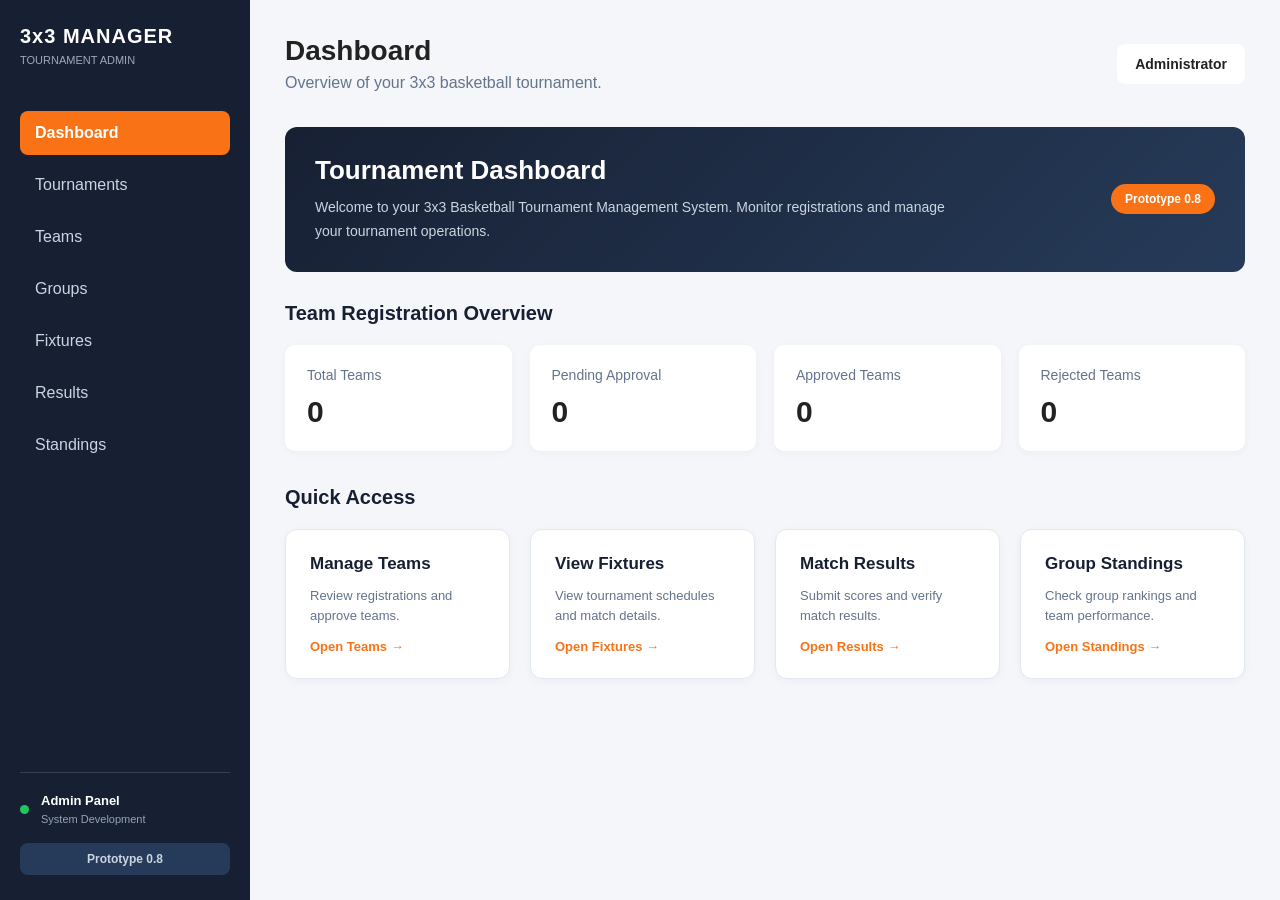
<file: frontend/index.html>
<!DOCTYPE html>
<html lang="en">
<head>
    <meta charset="UTF-8">
    <meta name="viewport" content="width=device-width, initial-scale=1.0">
    <title>3x3 Basketball Manager | Admin</title>
   <link rel="stylesheet" href="styles.css?v=0.8.3">
</head>
<body>

    <div class="dashboard">

        <!-- Sidebar -->
        <aside class="sidebar">
            <div class="logo">
                <h2>3x3 MANAGER</h2>
                <p>TOURNAMENT ADMIN</p>
            </div>

            <nav id="sidebarNavigation">
                <a href="#dashboard" class="active" data-page="dashboard">
                    Dashboard
                </a>

                <a href="#tournaments" data-page="tournaments">
                    Tournaments
                </a>

                <a href="#teams" data-page="teams">
                    Teams
                </a>

                <a href="#groups" data-page="groups">
                    Groups
                </a>

                <a href="#fixtures" data-page="fixtures">
                    Fixtures
                </a>

                <a href="#results" data-page="results">
                    Results
                </a>

                <a href="#standings" data-page="standings">
                    Standings
                </a>
            </nav>

            <div class="sidebar-footer">
                <div class="sidebar-footer-info">
                    <span class="sidebar-status-dot"></span>

                    <div>
                        <p>Admin Panel</p>
                        <small>System Development</small>
                    </div>
                </div>

                <span class="sidebar-version">Prototype 0.8</span>
            </div>
        </aside>

        <!-- Main Content -->
        <main class="main-content">

            <header class="topbar">
                <div>
                    <h1>Dashboard</h1>
                    <p>Manage your 3x3 basketball tournament.</p>
                </div>
                <div class="admin-profile">
                    <span>Administrator</span>
                </div>
            </header>

            <!-- Tournament Management -->
            <section class="tournament-section" data-page-section="tournaments">
                <div class="section-header">
                    <div>
                        <h2>Tournament Management</h2>
                        <p>Create and manage your tournaments.</p>
                    </div>
                </div>

                <!-- Create Tournament Form -->
                <div class="tournament-form-container">
                    <h3 id="tournamentFormTitle">Create New Tournament</h3>

                    <form id="tournamentForm">
                        <div class="form-grid">
                            <div class="form-group">
                                <label for="tournamentName">Tournament Name</label>
                                <input
                                    type="text"
                                    id="tournamentName"
                                    maxlength="100"
                                    required
                                    placeholder="Enter tournament name"
                                >
                            </div>

                            <div class="form-group">
                                <label for="venue">Venue</label>
                                <input
                                    type="text"
                                    id="venue"
                                    maxlength="150"
                                    placeholder="Enter venue"
                                >
                            </div>

                            <div class="form-group">
                                <label for="startDate">Start Date</label>
                                <input type="date" id="startDate">
                            </div>

                            <div class="form-group">
                                <label for="endDate">End Date</label>
                                <input type="date" id="endDate">
                            </div>

                            <div class="form-group">
                                <label for="maxTeams">Maximum Teams</label>
                                <select id="maxTeams" required>
                                    <option value="16">16 Teams</option>
                                    <option value="20">20 Teams</option>
                                    <option value="24">24 Teams</option>
                                </select>
                            </div>

                            <div class="form-group">
                                <label for="courtCount">Number of Courts</label>
                                <input
                                    type="number"
                                    id="courtCount"
                                    min="1"
                                    max="20"
                                    required
                                    placeholder="Enter number of courts"
                                >
                            </div>
                        </div>

                        <div class="tournament-form-actions">
                            <button type="submit" id="tournamentSubmitButton">
                                Create Tournament
                            </button>

                            <button
                                type="button"
                                id="cancelTournamentEditButton"
                                hidden
                            >
                                Cancel
                            </button>
                        </div>

                        <p id="tournamentMessage"></p>
                    </form>
                </div>

                <!-- Tournament List -->
                <div class="tournament-list">
                    <h3>Existing Tournaments</h3>

                    <div id="tournamentList">
                        <p>Loading tournaments...</p>
                    </div>
                </div>
            </section>

            <!-- Group Management -->
            <section class="group-section" id="groupManagement" data-page-section="groups">
                <div class="section-header">
                    <div>
                        <h2>Group Management</h2>
                        <p>Generate and manage tournament groups.</p>
                    </div>
                </div>

                <div class="group-management-container">

                    <div class="form-group">
                        <label for="groupTournamentSelect">
                            Select Tournament
                        </label>

                        <select id="groupTournamentSelect">
                            <option value="">Loading tournaments...</option>
                        </select>
                    </div>

                    <div class="group-actions">
                        <button type="button" id="generateGroupsButton">
                            Generate Groups
                        </button>

                        <button type="button" id="refreshGroupsButton">
                            Refresh Groups
                        </button>
                    </div>

                    <p id="groupMessage"></p>

                    <div id="groupList">
                        <p>Select a tournament to view its groups.</p>
                    </div>

                </div>
            </section>


            <!-- Fixture Management -->
            <section class="fixture-section" id="fixtureManagement" data-page-section="fixtures">
                <div class="section-header">
                    <div>
                        <h2>Fixture Management</h2>
                        <p>Generate and manage tournament match schedules.</p>
                    </div>
                </div>

                <div class="fixture-management-container">

                    <div class="form-group">
                        <label for="fixtureTournamentSelect">
                            Select Tournament
                        </label>

                        <select id="fixtureTournamentSelect">
                            <option value="">Loading tournaments...</option>
                        </select>
                    </div>

                    <div class="fixture-actions">
                        <button type="button" id="generateFixturesButton">
                            Generate Fixtures
                        </button>

                        <button type="button" id="refreshFixturesButton">
                            Refresh Fixtures
                        </button>
                    </div>

                    <p id="fixtureMessage"></p>

                    <div class="table-container">
                        <table>
                            <thead>
                                <tr>
                                    <th>Match ID</th>
                                    <th>Group</th>
                                    <th>Team A</th>
                                    <th>Team B</th>
                                    <th>Date & Time</th>
                                    <th>Court</th>
                                    <th>Status</th>
                                </tr>
                            </thead>

                            <tbody id="fixtureTableBody">
                                <tr>
                                    <td colspan="7">
                                        Select a tournament to view fixtures.
                                    </td>
                                </tr>
                            </tbody>
                        </table>
                    </div>

                </div>
            </section>

            <!-- Match Results Management -->
            <section class="results-section" id="resultsManagement" data-page-section="results">

                <div class="section-header">
                    <div>
                        <h2>Match Results Management</h2>
                        <p>Submit, verify, and manage tournament match results.</p>
                    </div>
                </div>

                <div class="results-management-container">

                    <div class="form-group">
                        <label for="resultsTournamentSelect">
                            Select Tournament
                        </label>

                        <select id="resultsTournamentSelect">
                            <option value="">Loading tournaments...</option>
                        </select>
                    </div>

                    <div class="results-actions">
                        <button type="button" id="refreshResultsButton">
                            Refresh Results
                        </button>
                    </div>

                    <p id="resultsMessage"></p>

                    <div class="table-container">
                        <table>
                            <thead>
                                <tr>
                                    <th>Match ID</th>
                                    <th>Group</th>
                                    <th>Team A</th>
                                    <th>Score</th>
                                    <th>Team B</th>
                                    <th>Status</th>
                                    <th>Actions</th>
                                </tr>
                            </thead>

                            <tbody id="resultsTableBody">
                                <tr>
                                    <td colspan="7">
                                        Select a tournament to view match results.
                                    </td>
                                </tr>
                            </tbody>
                        </table>
                    </div>

                </div>

            </section>

            <!-- Group Standings -->
            <section class="standings-section" id="standingsManagement" data-page-section="standings">

                <div class="section-header">
                    <div>
                        <h2>Group Standings</h2>
                        <p>View team rankings based on completed match results.</p>
                    </div>
                </div>

                <div class="standings-management-container">

                    <div class="form-group">
                        <label for="standingsTournamentSelect">
                            Select Tournament
                        </label>

                        <select id="standingsTournamentSelect">
                            <option value="">Loading tournaments...</option>
                        </select>
                    </div>

                    <div class="standings-actions">
                        <button type="button" id="refreshStandingsButton">
                            Refresh Standings
                        </button>
                    </div>

                    <p id="standingsMessage"></p>

                    <div id="standingsList">
                        <p>Select a tournament to view group standings.</p>
                    </div>

                </div>

            </section>

            <!-- Tournament Overview -->
            <section class="overview" data-page-section="dashboard">
                <!-- Dashboard Welcome -->
                <div class="dashboard-welcome">
                    <div>
                        <h2>Tournament Dashboard</h2>
                        <p>
                            Welcome to your 3x3 Basketball Tournament Management System.
                            Monitor registrations and manage your tournament operations.
                        </p>
                    </div>

                    <span class="dashboard-version">Prototype 0.8</span>
                </div>

                <h3 class="dashboard-section-title">Team Registration Overview</h3>

                <div class="stats-grid">
                    <div class="stat-card">
                        <p>Total Teams</p>
                        <h3 id="totalTeams">0</h3>
                    </div>

                    <div class="stat-card">
                        <p>Pending Approval</p>
                        <h3 id="pendingTeams">0</h3>
                    </div>

                    <div class="stat-card">
                        <p>Approved Teams</p>
                        <h3 id="approvedTeams">0</h3>
                    </div>

                    <div class="stat-card">
                        <p>Rejected Teams</p>
                        <h3 id="rejectedTeams">0</h3>
                    </div>
                </div>
                <!-- Dashboard Quick Access -->
                <div class="dashboard-quick-access">

                    <h3 class="dashboard-section-title">Quick Access</h3>

                    <div class="quick-access-grid">

                        <a href="#teams" class="quick-access-card">
                            <h4>Manage Teams</h4>
                            <p>Review registrations and approve teams.</p>
                            <span>Open Teams →</span>
                        </a>

                        <a href="#fixtures" class="quick-access-card">
                            <h4>View Fixtures</h4>
                            <p>View tournament schedules and match details.</p>
                            <span>Open Fixtures →</span>
                        </a>

                        <a href="#results" class="quick-access-card">
                            <h4>Match Results</h4>
                            <p>Submit scores and verify match results.</p>
                            <span>Open Results →</span>
                        </a>

                        <a href="#standings" class="quick-access-card">
                            <h4>Group Standings</h4>
                            <p>Check group rankings and team performance.</p>
                            <span>Open Standings →</span>
                        </a>

                    </div>

                </div>
            </section>

            <!-- Team Management -->
            <section class="team-section" data-page-section="teams">
                <div class="section-header">
                    <div>
                        <h2>Team Management</h2>
                        <p>Review and manage team registrations.</p>
                    </div>

                    <button id="refreshButton">Refresh Teams</button>
                </div>

                <div class="table-container">
                    <table>
                        <thead>
                            <tr>
                                <th>ID</th>
                                <th>Team Name</th>
                                <th>Player 1</th>
                                <th>Player 2</th>
                                <th>Player 3</th>
                                <th>Status</th>
                                <th>Actions</th>
                            </tr>
                        </thead>

                        <tbody id="teamTableBody">
                            <tr>
                                <td colspan="7">Loading teams...</td>
                            </tr>
                        </tbody>
                    </table>
                </div>
            </section>

        </main>
    </div>

    <script src="app.js"></script>
</body>
</html>
</file>
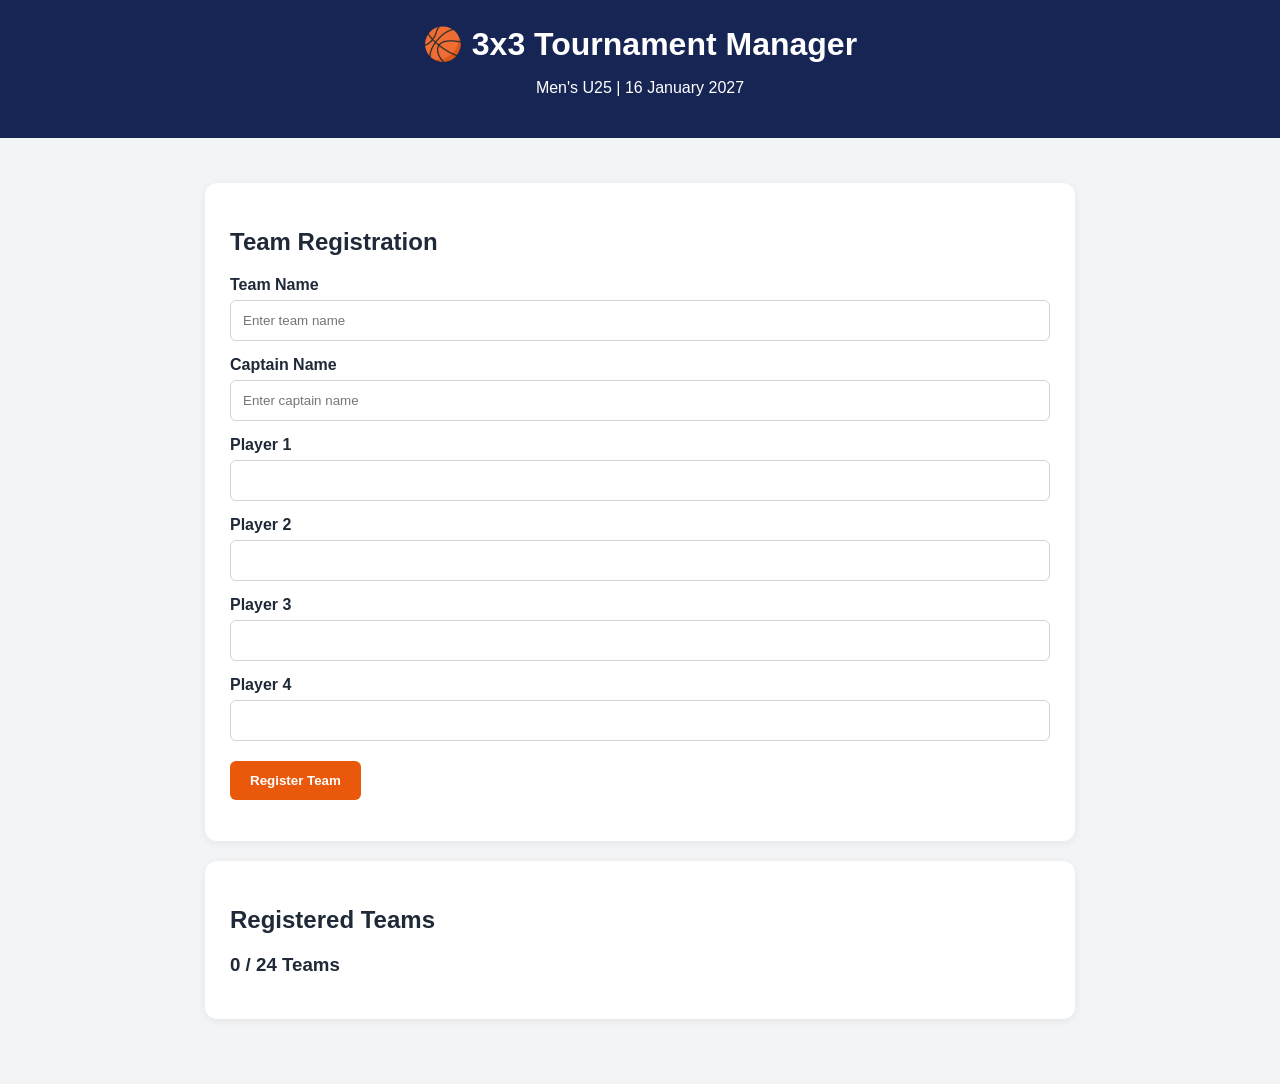
<file: prototype/index.html>
<!DOCTYPE html>
<html lang="en">
<head>
    <meta charset="UTF-8">
    <meta name="viewport" content="width=device-width, initial-scale=1.0">
    <title>3x3 Tournament Manager</title>

    <style>
        * {
            box-sizing: border-box;
        }

        body {
            margin: 0;
            font-family: Arial, sans-serif;
            background: #f3f4f6;
            color: #1f2937;
        }

        header {
            background: #172554;
            color: white;
            padding: 25px;
            text-align: center;
        }

        header h1 {
            margin: 0 0 8px;
        }

        main {
            max-width: 900px;
            margin: 30px auto;
            padding: 15px;
        }

        .card {
            background: white;
            padding: 25px;
            margin-bottom: 20px;
            border-radius: 12px;
            box-shadow: 0 2px 8px #00000010;
        }

        label {
            display: block;
            margin-top: 15px;
            font-weight: bold;
        }

        input {
            width: 100%;
            padding: 12px;
            margin-top: 6px;
            border: 1px solid #d1d5db;
            border-radius: 6px;
        }

        button {
            margin-top: 20px;
            padding: 12px 20px;
            background: #ea580c;
            color: white;
            border: none;
            border-radius: 6px;
            cursor: pointer;
            font-weight: bold;
        }

        button:hover {
            background: #c2410c;
        }

        .team {
            padding: 15px;
            margin-top: 12px;
            background: #f9fafb;
            border: 1px solid #e5e7eb;
            border-radius: 8px;
        }

        .status {
            color: #15803d;
            font-weight: bold;
        }

        #message {
            margin-top: 15px;
            font-weight: bold;
        }
    </style>
</head>

<body>

<header>
    <h1>🏀 3x3 Tournament Manager</h1>
    <p>Men's U25 | 16 January 2027</p>
</header>

<main>

    <section class="card">
        <h2>Team Registration</h2>

        <form id="registrationForm">

            <label>Team Name</label>
            <input type="text" id="teamName"
                   placeholder="Enter team name" required>

            <label>Captain Name</label>
            <input type="text" id="captain"
                   placeholder="Enter captain name" required>

            <label>Player 1</label>
            <input type="text" id="player1" required>

            <label>Player 2</label>
            <input type="text" id="player2" required>

            <label>Player 3</label>
            <input type="text" id="player3" required>

            <label>Player 4</label>
            <input type="text" id="player4" required>

            <button type="submit">Register Team</button>

        </form>

        <p id="message"></p>
    </section>

    <section class="card">
        <h2>Registered Teams</h2>

        <h3 id="teamCount">0 / 24 Teams</h3>

        <div id="teamList"></div>
    </section>

</main>

<script>

    const MAX_TEAMS = 24;

    let teams = JSON.parse(
        localStorage.getItem("basketballTeams")
    ) || [];

    const form = document.getElementById("registrationForm");
    const message = document.getElementById("message");

    function displayTeams() {

        const teamList = document.getElementById("teamList");

        teamList.innerHTML = "";

        teams.forEach((team, index) => {

            const div = document.createElement("div");
            div.className = "team";

            const heading = document.createElement("h3");
            heading.textContent =
                `${index + 1}. ${team.teamName}`;

            const captain = document.createElement("p");
            captain.textContent = "Captain: " + team.captain;

            const players = document.createElement("p");
            players.textContent =
                "Players: " + team.players.join(", ");

            const status = document.createElement("p");
            status.className = "status";
            status.textContent = "Registration received";

            div.append(heading, captain, players, status);
            teamList.appendChild(div);

        });

        document.getElementById("teamCount").textContent =
            `${teams.length} / ${MAX_TEAMS} Teams`;

    }

    form.addEventListener("submit", function(event) {

        event.preventDefault();

        const teamName =
            document.getElementById("teamName").value.trim();

        const captain =
            document.getElementById("captain").value.trim();

        const players = [
            document.getElementById("player1").value.trim(),
            document.getElementById("player2").value.trim(),
            document.getElementById("player3").value.trim(),
            document.getElementById("player4").value.trim()
        ];

        if (teams.length >= MAX_TEAMS) {
            message.textContent = "Registration is full!";
            return;
        }

        const duplicate = teams.some(team =>
            team.teamName.toLowerCase() === teamName.toLowerCase()
        );

        if (duplicate) {
            message.textContent = "Team name already exists!";
            return;
        }

        if (!teamName || !captain ||
            players.some(player => !player)) {
            message.textContent = "Please complete all fields.";
            return;
        }

        const newTeam = {
            teamName: teamName,
            captain: captain,
            players: players,
            status: "PENDING"
        };

        teams.push(newTeam);

        localStorage.setItem(
            "basketballTeams",
            JSON.stringify(teams)
        );

        message.textContent =
            "Team registered successfully!";

        form.reset();

        displayTeams();

    });

    displayTeams();

</script>

</body>
</html>
</file>
<file: frontend/styles.css>
/* General Reset */
* {
    margin: 0;
    padding: 0;
    box-sizing: border-box;
}

body {
    font-family: Arial, sans-serif;
    background-color: #f4f6f9;
    color: #222;
}

.dashboard {
    display: flex;
    min-height: 100vh;
}

/* Sidebar */
.sidebar {
    width: 250px;
    background-color: #172033;
    color: white;
    padding: 25px 20px;
    display: flex;
    flex-direction: column;
}

.logo h2 {
    font-size: 20px;
    letter-spacing: 1px;
}

.logo p {
    color: #9ca8bd;
    font-size: 11px;
    margin-top: 6px;
}

.sidebar nav {
    display: flex;
    flex-direction: column;
    gap: 8px;
    margin-top: 45px;
}

.sidebar nav a {
    color: #cbd5e1;
    text-decoration: none;
    padding: 13px 15px;
    border-radius: 8px;
    transition: 0.2s;
}

.sidebar nav a:hover,
.sidebar nav a.active {
    background-color: #f97316;
    color: white;
}

.sidebar-footer {
    margin-top: auto;
    color: #cbd5e1;
    font-size: 13px;
}

.sidebar-footer small {
    display: block;
    margin-top: 5px;
    color: #9ca8bd;
}

/* Main Content */
.main-content {
    flex: 1;
    padding: 35px;
    min-width: 0;
}

.topbar {
    display: flex;
    justify-content: space-between;
    align-items: center;
    margin-bottom: 35px;
}

.topbar h1 {
    font-size: 28px;
}

.topbar p,
.section-header p {
    color: #64748b;
    margin-top: 7px;
}

.admin-profile {
    background-color: white;
    padding: 12px 18px;
    border-radius: 8px;
    font-size: 14px;
    font-weight: bold;
}

/* Overview Cards */
.overview h2,
.team-section h2 {
    font-size: 20px;
    margin-bottom: 18px;
}

.stats-grid {
    display: grid;
    grid-template-columns: repeat(4, minmax(0, 1fr));
    gap: 18px;
}

.stat-card {
    background-color: white;
    padding: 22px;
    border-radius: 10px;
    box-shadow: 0 2px 8px rgba(0, 0, 0, 0.04);
}

.stat-card p {
    color: #64748b;
    font-size: 14px;
}

.stat-card h3 {
    font-size: 30px;
    margin-top: 12px;
}

/* Team Management */
.team-section {
    margin-top: 40px;
    background-color: white;
    padding: 25px;
    border-radius: 10px;
    box-shadow: 0 2px 8px rgba(0, 0, 0, 0.04);
}

.section-header {
    display: flex;
    justify-content: space-between;
    align-items: center;
    margin-bottom: 22px;
}

.section-header h2 {
    margin-bottom: 0;
}

button {
    background-color: #f97316;
    color: white;
    border: none;
    padding: 11px 18px;
    border-radius: 7px;
    cursor: pointer;
    font-weight: bold;
}

button:hover {
    background-color: #ea580c;
}

/* Table */
.table-container {
    overflow-x: auto;
}

table {
    width: 100%;
    border-collapse: collapse;
    min-width: 850px;
}

th,
td {
    padding: 15px 12px;
    text-align: left;
    border-bottom: 1px solid #e2e8f0;
    font-size: 14px;
}

th {
    color: #64748b;
    background-color: #f8fafc;
}

td {
    color: #334155;
}

/* Responsive Layout */
@media (max-width: 1000px) {
    .stats-grid {
        grid-template-columns: repeat(2, minmax(0, 1fr));
    }
}

@media (max-width: 650px) {
    .sidebar {
        width: 180px;
        padding: 20px 12px;
    }

    .main-content {
        padding: 20px 12px;
    }

    .topbar {
        align-items: flex-start;
        gap: 15px;
        flex-direction: column;
    }

    .stats-grid {
        grid-template-columns: 1fr;
    }
}


/* Team Status Badges */
.status-badge {
    display: inline-block;
    padding: 6px 12px;
    border-radius: 20px;
    font-size: 12px;
    font-weight: bold;
}

.status-badge.pending {
    background-color: #fef3c7;
    color: #92400e;
}

.status-badge.approved {
    background-color: #dcfce7;
    color: #166534;
}

.status-badge.rejected {
    background-color: #fee2e2;
    color: #991b1b;
}

.no-action {
    color: #94a3b8;
    font-size: 13px;
}


/* Delete Button */
button.delete-button {
    background-color: #dc2626;
    margin-left: 4px;
}

button.delete-button:hover {
    background-color: #b91c1c;
}


/* Tournament Management */

.tournament-section {
    margin-bottom: 30px;
}

.tournament-form-container,
.tournament-list {
    background: white;
    padding: 25px;
    border-radius: 12px;
    margin-top: 20px;
    box-shadow: 0 2px 8px rgba(0, 0, 0, 0.05);
}

.tournament-form-container h3,
.tournament-list h3 {
    margin-bottom: 20px;
}

.form-grid {
    display: grid;
    grid-template-columns: repeat(2, 1fr);
    gap: 20px;
    margin-bottom: 20px;
}

.form-group {
    display: flex;
    flex-direction: column;
    gap: 8px;
}

.form-group label {
    font-weight: 600;
    font-size: 14px;
}

.form-group input,
.form-group select {
    padding: 12px;
    border: 1px solid #ddd;
    border-radius: 6px;
    font-size: 14px;
    width: 100%;
    box-sizing: border-box;
}

.form-group input:focus,
.form-group select:focus {
    outline: none;
    border-color: #333;
}

#tournamentForm button {
    padding: 12px 20px;
    background: #222;
    color: white;
    border: none;
    border-radius: 6px;
    cursor: pointer;
    font-weight: 600;
}

#tournamentForm button:hover {
    background: #444;
}

#tournamentMessage {
    margin-top: 15px;
    font-size: 14px;
}

.tournament-card {
    border: 1px solid #eee;
    border-radius: 8px;
    padding: 20px;
    margin-bottom: 15px;
}

.tournament-card h3 {
    margin-bottom: 12px;
}

.tournament-card p {
    margin: 8px 0;
    font-size: 14px;
}

/* Responsive layout */
@media (max-width: 768px) {
    .form-grid {
        grid-template-columns: 1fr;
    }
}


/* Group Management */

.group-section {
    margin-bottom: 30px;
}

.group-management-container {
    background: white;
    padding: 25px;
    border-radius: 12px;
    margin-top: 20px;
    box-shadow: 0 2px 8px rgba(0, 0, 0, 0.05);
}

#groupTournamentSelect {
    max-width: 450px;
}

.group-actions {
    display: flex;
    gap: 12px;
    margin-top: 20px;
    flex-wrap: wrap;
}

#refreshGroupsButton {
    background-color: #334155;
}

#refreshGroupsButton:hover {
    background-color: #1e293b;
}

#groupMessage {
    margin-top: 18px;
    font-size: 14px;
}

#groupList {
    display: grid;
    grid-template-columns: repeat(2, minmax(0, 1fr));
    gap: 20px;
    margin-top: 25px;
}

.group-card {
    border: 1px solid #e2e8f0;
    border-radius: 10px;
    padding: 20px;
    background-color: #f8fafc;
}

.group-card h3 {
    color: #f97316;
    margin-bottom: 15px;
    font-size: 18px;
}

.group-team {
    background-color: white;
    border: 1px solid #e2e8f0;
    border-radius: 7px;
    padding: 12px;
    margin-bottom: 10px;
}

.group-team:last-child {
    margin-bottom: 0;
}

.group-team strong {
    display: block;
    color: #172033;
    margin-bottom: 6px;
}

.group-team p {
    color: #64748b;
    font-size: 13px;
    margin-top: 4px;
}

@media (max-width: 768px) {
    #groupList {
        grid-template-columns: 1fr;
    }
}

/* Group Standings */

.standings-section {
    margin-bottom: 30px;
}

.standings-management-container {
    background: white;
    padding: 25px;
    border-radius: 12px;
    margin-top: 20px;
    box-shadow: 0 2px 8px rgba(0, 0, 0, 0.05);
}

#standingsTournamentSelect {
    max-width: 450px;
}

.standings-actions {
    display: flex;
    gap: 12px;
    margin-top: 20px;
}

#refreshStandingsButton {
    background-color: #334155;
}

#refreshStandingsButton:hover {
    background-color: #1e293b;
}

#standingsMessage {
    margin-top: 18px;
    font-size: 14px;
}

#standingsList {
    display: grid;
    grid-template-columns: repeat(2, minmax(0, 1fr));
    gap: 20px;
    margin-top: 25px;
}

.standings-card {
    background-color: #f8fafc;
    border: 1px solid #e2e8f0;
    border-radius: 10px;
    padding: 20px;
    min-width: 0;
}

.standings-card h3 {
    color: #f97316;
    margin-bottom: 15px;
    font-size: 18px;
}

.standings-card .table-container {
    background: white;
    border-radius: 8px;
}

.standings-card table {
    min-width: 650px;
}

.standings-card th,
.standings-card td {
    padding: 12px 10px;
    font-size: 13px;
}

.standings-card tbody tr:first-child {
    background-color: #fff7ed;
}

.standings-card tbody tr:first-child td {
    font-weight: bold;
}

@media (max-width: 1000px) {
    #standingsList {
        grid-template-columns: 1fr;
    }
}

/* Match Results Management */

.results-section {
    margin-bottom: 30px;
}

.results-management-container {
    background: white;
    padding: 25px;
    border-radius: 12px;
    margin-top: 20px;
    box-shadow: 0 2px 8px rgba(0, 0, 0, 0.05);
}

#resultsTournamentSelect {
    max-width: 450px;
}

.results-actions {
    display: flex;
    gap: 12px;
    margin-top: 20px;
}

#refreshResultsButton {
    background-color: #334155;
}

#refreshResultsButton:hover {
    background-color: #1e293b;
}

#resultsMessage {
    margin-top: 18px;
    font-size: 14px;
}

#resultsTableBody td {
    vertical-align: middle;
}

.result-score-input {
    width: 65px;
    padding: 8px;
    border: 1px solid #cbd5e1;
    border-radius: 6px;
    text-align: center;
    font-size: 14px;
}

.result-score-container {
    display: flex;
    align-items: center;
    justify-content: center;
    gap: 8px;
}

.result-action-button {
    padding: 8px 12px;
    border: none;
    border-radius: 6px;
    cursor: pointer;
    font-size: 12px;
    font-weight: bold;
}

.result-submit-button {
    background-color: #f97316;
    color: white;
}

.result-submit-button:hover {
    background-color: #ea580c;
}

.result-verify-button {
    background-color: #16a34a;
    color: white;
}

.result-verify-button:hover {
    background-color: #15803d;
}

.result-status {
    display: inline-block;
    padding: 6px 10px;
    border-radius: 6px;
    font-size: 12px;
    font-weight: bold;
}

.result-status-upcoming {
    background-color: #e2e8f0;
    color: #475569;
}

.result-status-pending {
    background-color: #fef3c7;
    color: #92400e;
}

.result-status-completed {
    background-color: #dcfce7;
    color: #166534;
}

/* ========================================
   Prototype 0.8 - Page Navigation
======================================== */

/* Hide inactive pages */
[data-page-section] {
    display: none;
}

/* Show the selected page */
[data-page-section].page-active {
    display: block;
}

/* Highlight active sidebar navigation */
.sidebar nav a.active {
    background-color: #f97316;
    color: white;
    font-weight: 600;
    border-radius: 8px;
}

/* Sidebar hover effect */
.sidebar nav a:hover:not(.active) {
    background-color: #334155;
    color: white;
}

/* Smooth page appearance */
[data-page-section].page-active {
    animation: pageFadeIn 0.2s ease-in-out;
}

@keyframes pageFadeIn {
    from {
        opacity: 0;
        transform: translateY(5px);
    }

    to {
        opacity: 1;
        transform: translateY(0);
    }
}

/* ========================================
   Prototype 0.8 - Page Visibility Fix
======================================== */

/* Hide every inactive page */
.main-content section[data-page-section] {
    display: none;
}

/* Display only the active page */
.main-content section[data-page-section].page-active {
    display: block;
}

/* ========================================
   Prototype 0.8 - Dashboard Welcome
======================================== */

.dashboard-welcome {
    display: flex;
    justify-content: space-between;
    align-items: center;
    gap: 20px;
    padding: 28px 30px;
    margin-bottom: 30px;
    background: linear-gradient(135deg, #172033, #263b59);
    color: white;
    border-radius: 12px;
}

.dashboard-welcome h2 {
    font-size: 26px;
    font-weight: 700;
    margin-bottom: 10px;
    color: white;
}

.dashboard-welcome p {
    font-size: 14px;
    line-height: 1.7;
    color: #cbd5e1;
    max-width: 650px;
}

.dashboard-version {
    background-color: #f97316;
    color: white;
    padding: 8px 14px;
    border-radius: 20px;
    font-size: 12px;
    font-weight: 600;
    white-space: nowrap;
}

.dashboard-section-title {
    font-size: 20px;
    font-weight: 700;
    color: #172033;
    margin-bottom: 20px;
}

/* Responsive dashboard welcome */

@media (max-width: 768px) {
    .dashboard-welcome {
        flex-direction: column;
        align-items: flex-start;
        padding: 24px 20px;
    }

    .dashboard-welcome h2 {
        font-size: 22px;
    }
}

/* ========================================
   Prototype 0.8 - Dashboard Quick Access
======================================== */

.dashboard-quick-access {
    margin-top: 35px;
}

.quick-access-grid {
    display: grid;
    grid-template-columns: repeat(4, minmax(0, 1fr));
    gap: 20px;
}

.quick-access-card {
    display: flex;
    flex-direction: column;
    gap: 12px;
    padding: 24px;
    background-color: white;
    border: 1px solid #e2e8f0;
    border-radius: 12px;
    text-decoration: none;
    color: #172033;
    box-shadow: 0 2px 8px rgba(0, 0, 0, 0.04);
    transition: transform 0.2s ease, box-shadow 0.2s ease,
                border-color 0.2s ease;
}

.quick-access-card:hover {
    transform: translateY(-4px);
    border-color: #f97316;
    box-shadow: 0 8px 20px rgba(0, 0, 0, 0.08);
}

.quick-access-card h4 {
    font-size: 17px;
    font-weight: 700;
    color: #172033;
}

.quick-access-card p {
    font-size: 13px;
    line-height: 1.6;
    color: #64748b;
    flex-grow: 1;
}

.quick-access-card span {
    font-size: 13px;
    font-weight: 600;
    color: #f97316;
}

.quick-access-card:focus-visible {
    outline: 3px solid #f97316;
    outline-offset: 3px;
}

/* Responsive layout */

@media (max-width: 1200px) {
    .quick-access-grid {
        grid-template-columns: repeat(2, minmax(0, 1fr));
    }
}

@media (max-width: 600px) {
    .quick-access-grid {
        grid-template-columns: 1fr;
    }

    .quick-access-card {
        padding: 20px;
    }
}

/* ========================================
   Prototype 0.8 - Sidebar Footer
======================================== */

.sidebar-footer {
    margin-top: auto;
    padding-top: 20px;
    border-top: 1px solid #334155;
}

.sidebar-footer-info {
    display: flex;
    align-items: center;
    gap: 12px;
    margin-bottom: 18px;
}

.sidebar-status-dot {
    width: 9px;
    height: 9px;
    min-width: 9px;
    background-color: #22c55e;
    border-radius: 50%;
}

.sidebar-footer-info p {
    font-size: 13px;
    font-weight: 600;
    color: #ffffff;
    margin-bottom: 4px;
}

.sidebar-footer-info small {
    font-size: 11px;
    color: #94a3b8;
}

.sidebar-version {
    display: block;
    text-align: center;
    padding: 9px 12px;
    background-color: #263b59;
    color: #cbd5e1;
    border-radius: 8px;
    font-size: 12px;
    font-weight: 600;
}


/* Result Management - Extended Controls */

.result-form {
    display: flex;
    flex-direction: column;
    gap: 8px;
    min-width: 180px;
}

.result-form select {
    width: 100%;
    padding: 8px;
    border: 1px solid #cbd5e1;
    border-radius: 6px;
    background-color: white;
    font-size: 12px;
}

.result-extra-fields {
    display: flex;
    flex-direction: column;
    gap: 8px;
}

.result-extra-fields[hidden],
.result-score-container[hidden],
.result-extra-fields select[hidden] {
    display: none;
}

.result-form select:focus,
.result-score-input:focus {
    outline: 2px solid #93c5fd;
    border-color: #3b82f6;
}

.result-action-button:disabled {
    opacity: 0.6;
    cursor: not-allowed;
}
</file>
